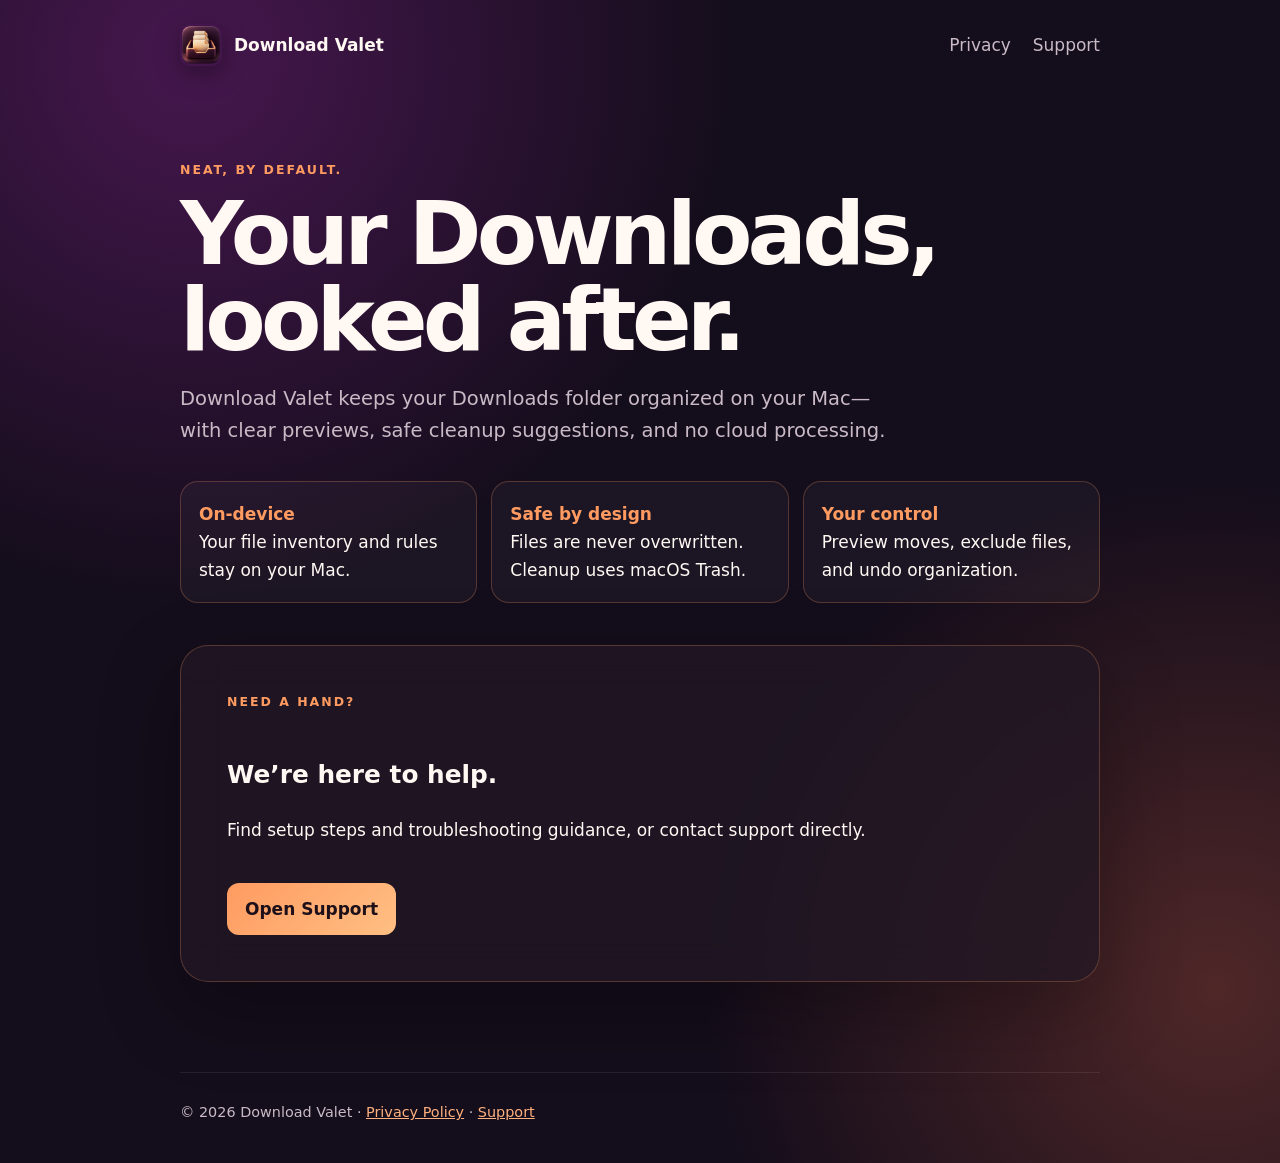
<file: index.html>
<!doctype html>
<html lang="en">
<head>
  <meta charset="utf-8"><meta name="viewport" content="width=device-width,initial-scale=1">
  <meta name="description" content="Download Valet support and privacy information.">
  <title>Download Valet — Support & Privacy</title>
  <link rel="icon" href="app-icon.png"><link rel="stylesheet" href="styles.css">
</head>
<body>
  <div class="wrap">
    <nav><a class="brand" href="./"><img src="app-icon.png" alt="Download Valet icon">Download Valet</a><div class="links"><a href="privacy.html">Privacy</a><a href="support.html">Support</a></div></nav>
    <main>
      <div class="eyebrow">Neat, by default.</div>
      <h1>Your Downloads, looked after.</h1>
      <p class="lead">Download Valet keeps your Downloads folder organized on your Mac—with clear previews, safe cleanup suggestions, and no cloud processing.</p>
      <div class="grid">
        <div class="pill"><strong>On-device</strong>Your file inventory and rules stay on your Mac.</div>
        <div class="pill"><strong>Safe by design</strong>Files are never overwritten. Cleanup uses macOS Trash.</div>
        <div class="pill"><strong>Your control</strong>Preview moves, exclude files, and undo organization.</div>
      </div>
      <div class="card"><div class="eyebrow">Need a hand?</div><h2>We’re here to help.</h2><p>Find setup steps and troubleshooting guidance, or contact support directly.</p><a class="button" href="support.html">Open Support</a></div>
    </main>
    <footer>© 2026 Download Valet · <a href="privacy.html">Privacy Policy</a> · <a href="support.html">Support</a></footer>
  </div>
</body>
</html>
</file>
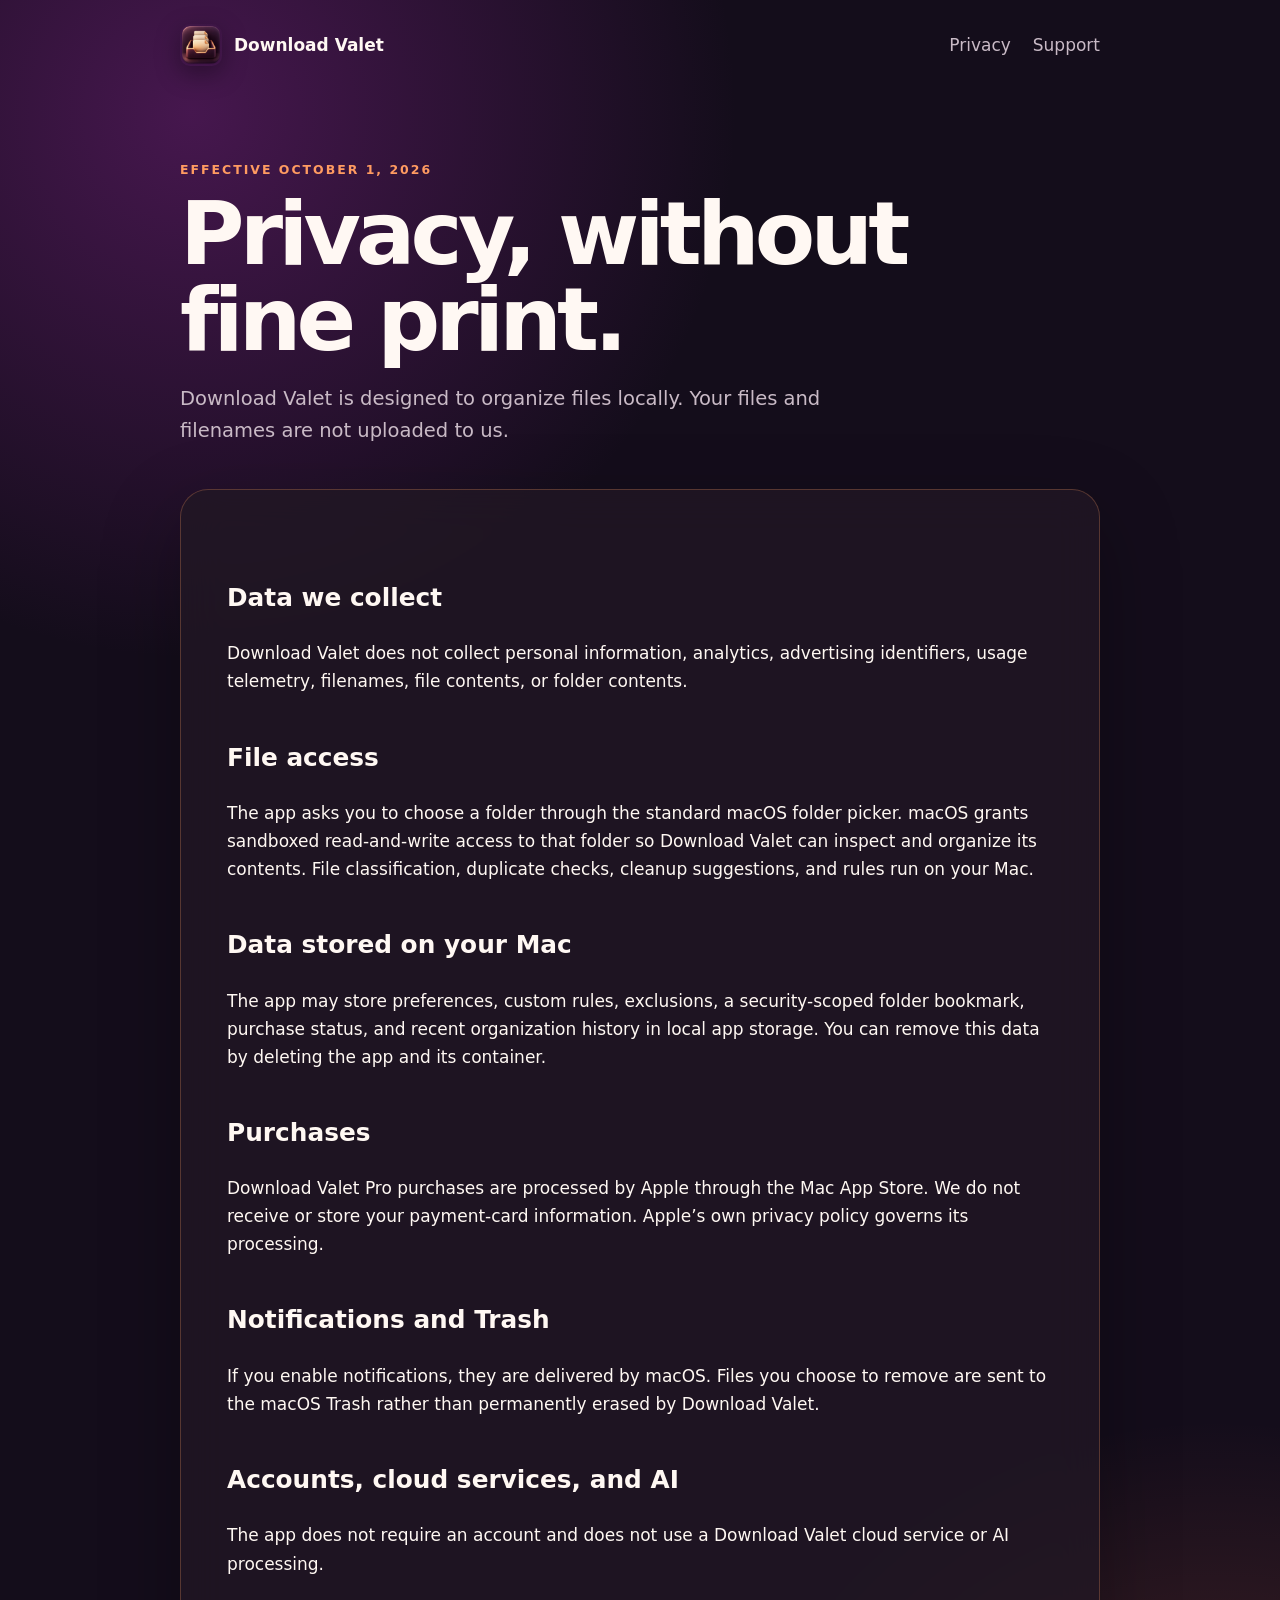
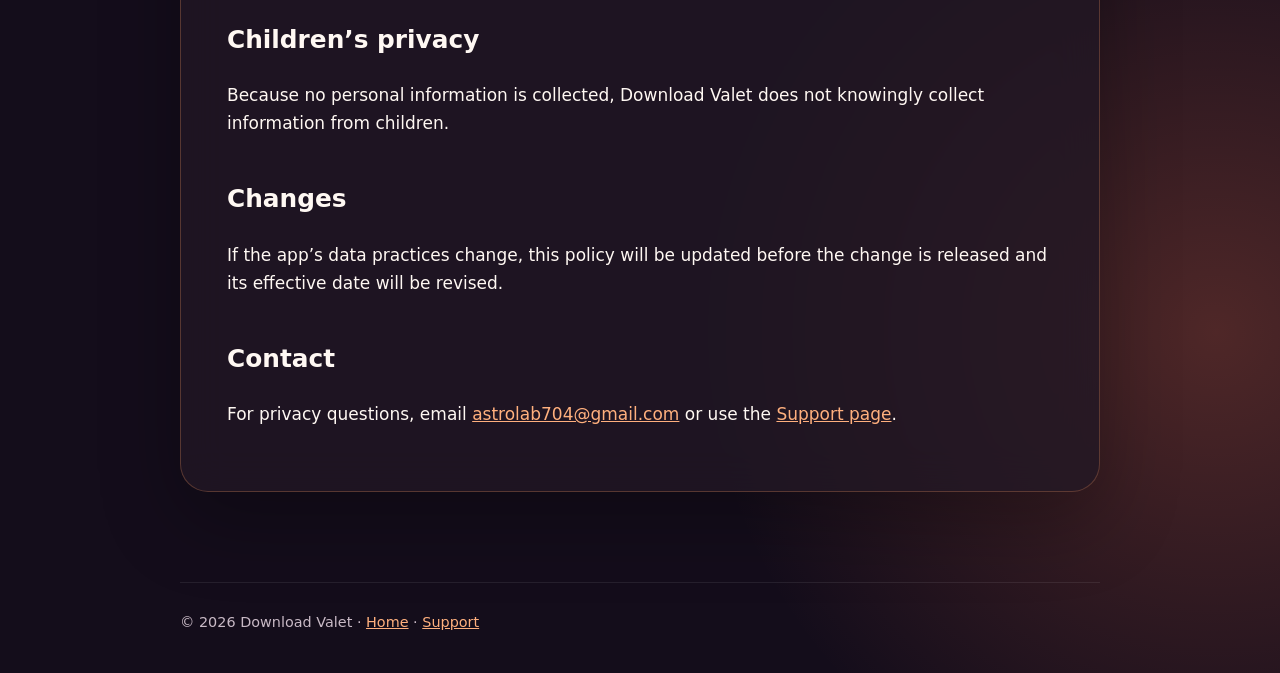
<file: privacy.html>
<!doctype html>
<html lang="en">
<head>
  <meta charset="utf-8"><meta name="viewport" content="width=device-width,initial-scale=1">
  <meta name="description" content="Privacy Policy for Download Valet for macOS.">
  <title>Privacy Policy — Download Valet</title>
  <link rel="icon" href="app-icon.png"><link rel="stylesheet" href="styles.css">
</head>
<body><div class="wrap">
  <nav><a class="brand" href="./"><img src="app-icon.png" alt="Download Valet icon">Download Valet</a><div class="links"><a href="privacy.html">Privacy</a><a href="support.html">Support</a></div></nav>
  <main><div class="eyebrow">Effective October 1, 2026</div><h1>Privacy, without fine print.</h1><p class="lead">Download Valet is designed to organize files locally. Your files and filenames are not uploaded to us.</p>
    <div class="card">
      <h2>Data we collect</h2><p>Download Valet does not collect personal information, analytics, advertising identifiers, usage telemetry, filenames, file contents, or folder contents.</p>
      <h2>File access</h2><p>The app asks you to choose a folder through the standard macOS folder picker. macOS grants sandboxed read-and-write access to that folder so Download Valet can inspect and organize its contents. File classification, duplicate checks, cleanup suggestions, and rules run on your Mac.</p>
      <h2>Data stored on your Mac</h2><p>The app may store preferences, custom rules, exclusions, a security-scoped folder bookmark, purchase status, and recent organization history in local app storage. You can remove this data by deleting the app and its container.</p>
      <h2>Purchases</h2><p>Download Valet Pro purchases are processed by Apple through the Mac App Store. We do not receive or store your payment-card information. Apple’s own privacy policy governs its processing.</p>
      <h2>Notifications and Trash</h2><p>If you enable notifications, they are delivered by macOS. Files you choose to remove are sent to the macOS Trash rather than permanently erased by Download Valet.</p>
      <h2>Accounts, cloud services, and AI</h2><p>The app does not require an account and does not use a Download Valet cloud service or AI processing.</p>
      <h2>Children’s privacy</h2><p>Because no personal information is collected, Download Valet does not knowingly collect information from children.</p>
      <h2>Changes</h2><p>If the app’s data practices change, this policy will be updated before the change is released and its effective date will be revised.</p>
      <h2>Contact</h2><p>For privacy questions, email <a href="mailto:astrolab704@gmail.com">astrolab704@gmail.com</a> or use the <a href="support.html">Support page</a>.</p>
    </div>
  </main><footer>© 2026 Download Valet · <a href="./">Home</a> · <a href="support.html">Support</a></footer>
</div></body></html>
</file>
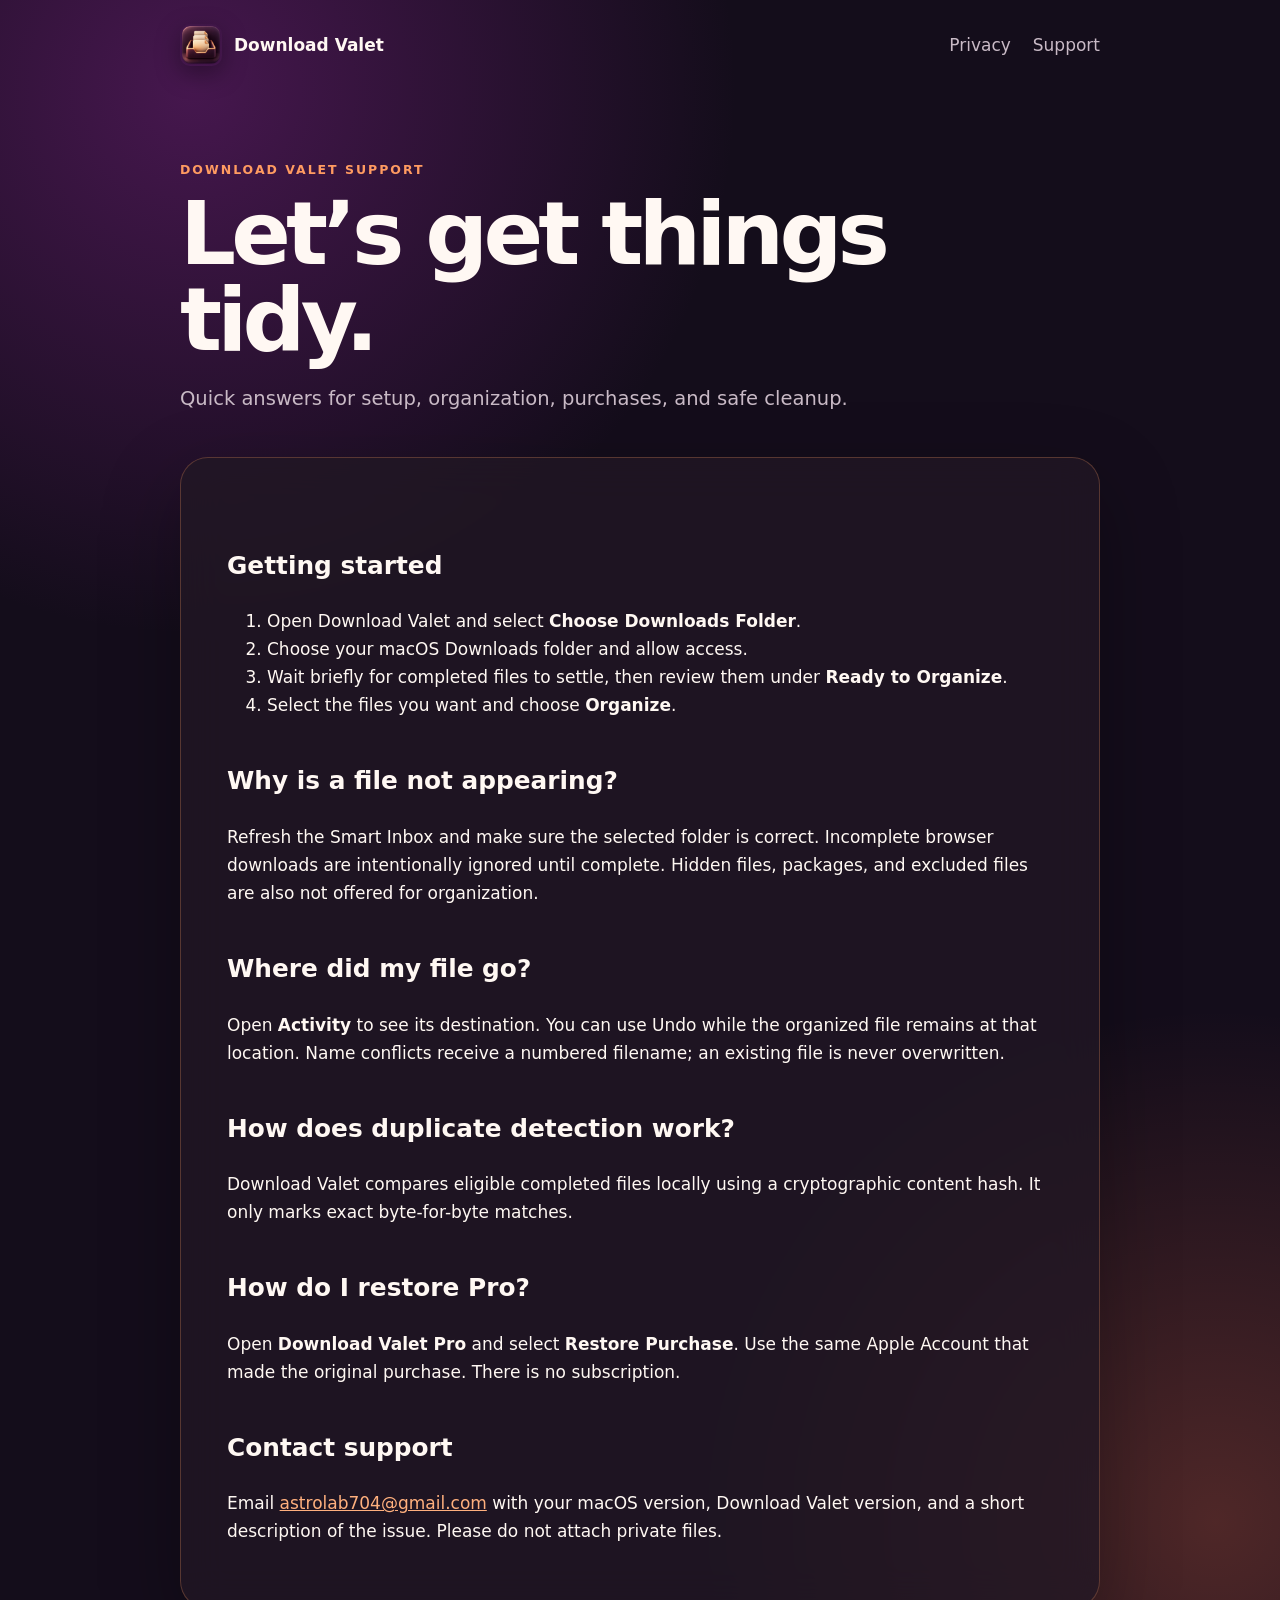
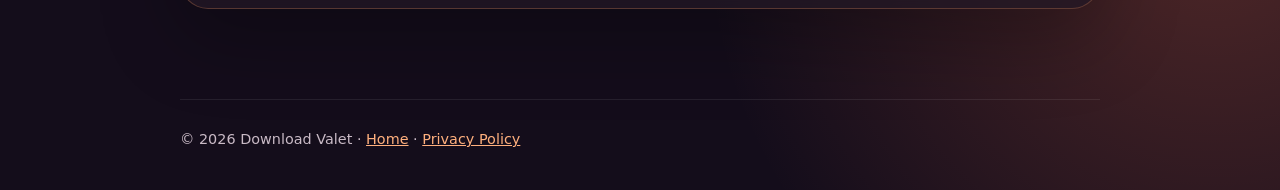
<file: support.html>
<!doctype html>
<html lang="en">
<head>
  <meta charset="utf-8"><meta name="viewport" content="width=device-width,initial-scale=1">
  <meta name="description" content="Support for Download Valet for macOS.">
  <title>Support — Download Valet</title>
  <link rel="icon" href="app-icon.png"><link rel="stylesheet" href="styles.css">
</head>
<body><div class="wrap">
  <nav><a class="brand" href="./"><img src="app-icon.png" alt="Download Valet icon">Download Valet</a><div class="links"><a href="privacy.html">Privacy</a><a href="support.html">Support</a></div></nav>
  <main><div class="eyebrow">Download Valet Support</div><h1>Let’s get things tidy.</h1><p class="lead">Quick answers for setup, organization, purchases, and safe cleanup.</p>
    <div class="card">
      <h2>Getting started</h2><ol><li>Open Download Valet and select <strong>Choose Downloads Folder</strong>.</li><li>Choose your macOS Downloads folder and allow access.</li><li>Wait briefly for completed files to settle, then review them under <strong>Ready to Organize</strong>.</li><li>Select the files you want and choose <strong>Organize</strong>.</li></ol>
      <h2>Why is a file not appearing?</h2><p>Refresh the Smart Inbox and make sure the selected folder is correct. Incomplete browser downloads are intentionally ignored until complete. Hidden files, packages, and excluded files are also not offered for organization.</p>
      <h2>Where did my file go?</h2><p>Open <strong>Activity</strong> to see its destination. You can use Undo while the organized file remains at that location. Name conflicts receive a numbered filename; an existing file is never overwritten.</p>
      <h2>How does duplicate detection work?</h2><p>Download Valet compares eligible completed files locally using a cryptographic content hash. It only marks exact byte-for-byte matches.</p>
      <h2>How do I restore Pro?</h2><p>Open <strong>Download Valet Pro</strong> and select <strong>Restore Purchase</strong>. Use the same Apple Account that made the original purchase. There is no subscription.</p>
      <h2>Contact support</h2><p>Email <a href="mailto:astrolab704@gmail.com">astrolab704@gmail.com</a> with your macOS version, Download Valet version, and a short description of the issue. Please do not attach private files.</p>
    </div>
  </main><footer>© 2026 Download Valet · <a href="./">Home</a> · <a href="privacy.html">Privacy Policy</a></footer>
</div></body></html>
</file>
<file: styles.css>
:root {
  color-scheme: dark;
  --ink: #fff8f3;
  --muted: #c9bac6;
  --plum: #6f1f78;
  --deep: #140d1b;
  --panel: rgba(34, 24, 37, .78);
  --apricot: #ff9b61;
  --rose: #d95f8d;
  --line: rgba(255, 155, 97, .25);
}

* { box-sizing: border-box; }
html { scroll-behavior: smooth; }
body {
  margin: 0;
  min-height: 100vh;
  color: var(--ink);
  background:
    radial-gradient(circle at 15% 5%, rgba(111, 31, 120, .55), transparent 34rem),
    radial-gradient(circle at 95% 85%, rgba(255, 117, 77, .25), transparent 32rem),
    var(--deep);
  font: 17px/1.65 -apple-system, BlinkMacSystemFont, "SF Pro Text", system-ui, sans-serif;
}

a { color: #ffb07e; }
.wrap { width: min(920px, calc(100% - 40px)); margin: auto; }
nav { display: flex; align-items: center; justify-content: space-between; padding: 24px 0; }
.brand { display: flex; align-items: center; gap: 12px; color: var(--ink); text-decoration: none; font-weight: 750; }
.brand img { width: 42px; height: 42px; border-radius: 10px; box-shadow: 0 8px 24px rgba(0,0,0,.35); }
.links { display: flex; gap: 22px; }
.links a { color: var(--muted); text-decoration: none; }
.links a:hover { color: var(--ink); }
main { padding: 70px 0 90px; }
.eyebrow { color: var(--apricot); text-transform: uppercase; letter-spacing: .16em; font-size: .78rem; font-weight: 800; }
h1 { max-width: 760px; margin: 10px 0 18px; font-size: clamp(2.7rem, 7vw, 5.5rem); line-height: .98; letter-spacing: -.055em; }
h2 { margin-top: 42px; font-size: 1.55rem; }
.lead { max-width: 720px; color: var(--muted); font-size: 1.22rem; }
.card { margin-top: 42px; padding: clamp(24px, 5vw, 46px); border: 1px solid var(--line); border-radius: 28px; background: var(--panel); box-shadow: 0 28px 80px rgba(0,0,0,.28); backdrop-filter: blur(20px); }
.grid { display: grid; grid-template-columns: repeat(3, 1fr); gap: 14px; margin-top: 34px; }
.pill { padding: 18px; border: 1px solid var(--line); border-radius: 18px; background: rgba(255,255,255,.035); }
.pill strong { display: block; color: var(--apricot); }
.button { display: inline-block; margin-top: 22px; padding: 12px 18px; color: #1d1019; background: linear-gradient(135deg, var(--apricot), #ffbf83); border-radius: 12px; text-decoration: none; font-weight: 750; }
footer { padding: 28px 0 38px; border-top: 1px solid rgba(255,255,255,.08); color: var(--muted); font-size: .9rem; }
ul { padding-left: 1.2em; }
code { color: #ffc19c; }
@media (max-width: 680px) { .grid { grid-template-columns: 1fr; } .links { gap: 12px; font-size: .9rem; } main { padding-top: 40px; } }
</file>
